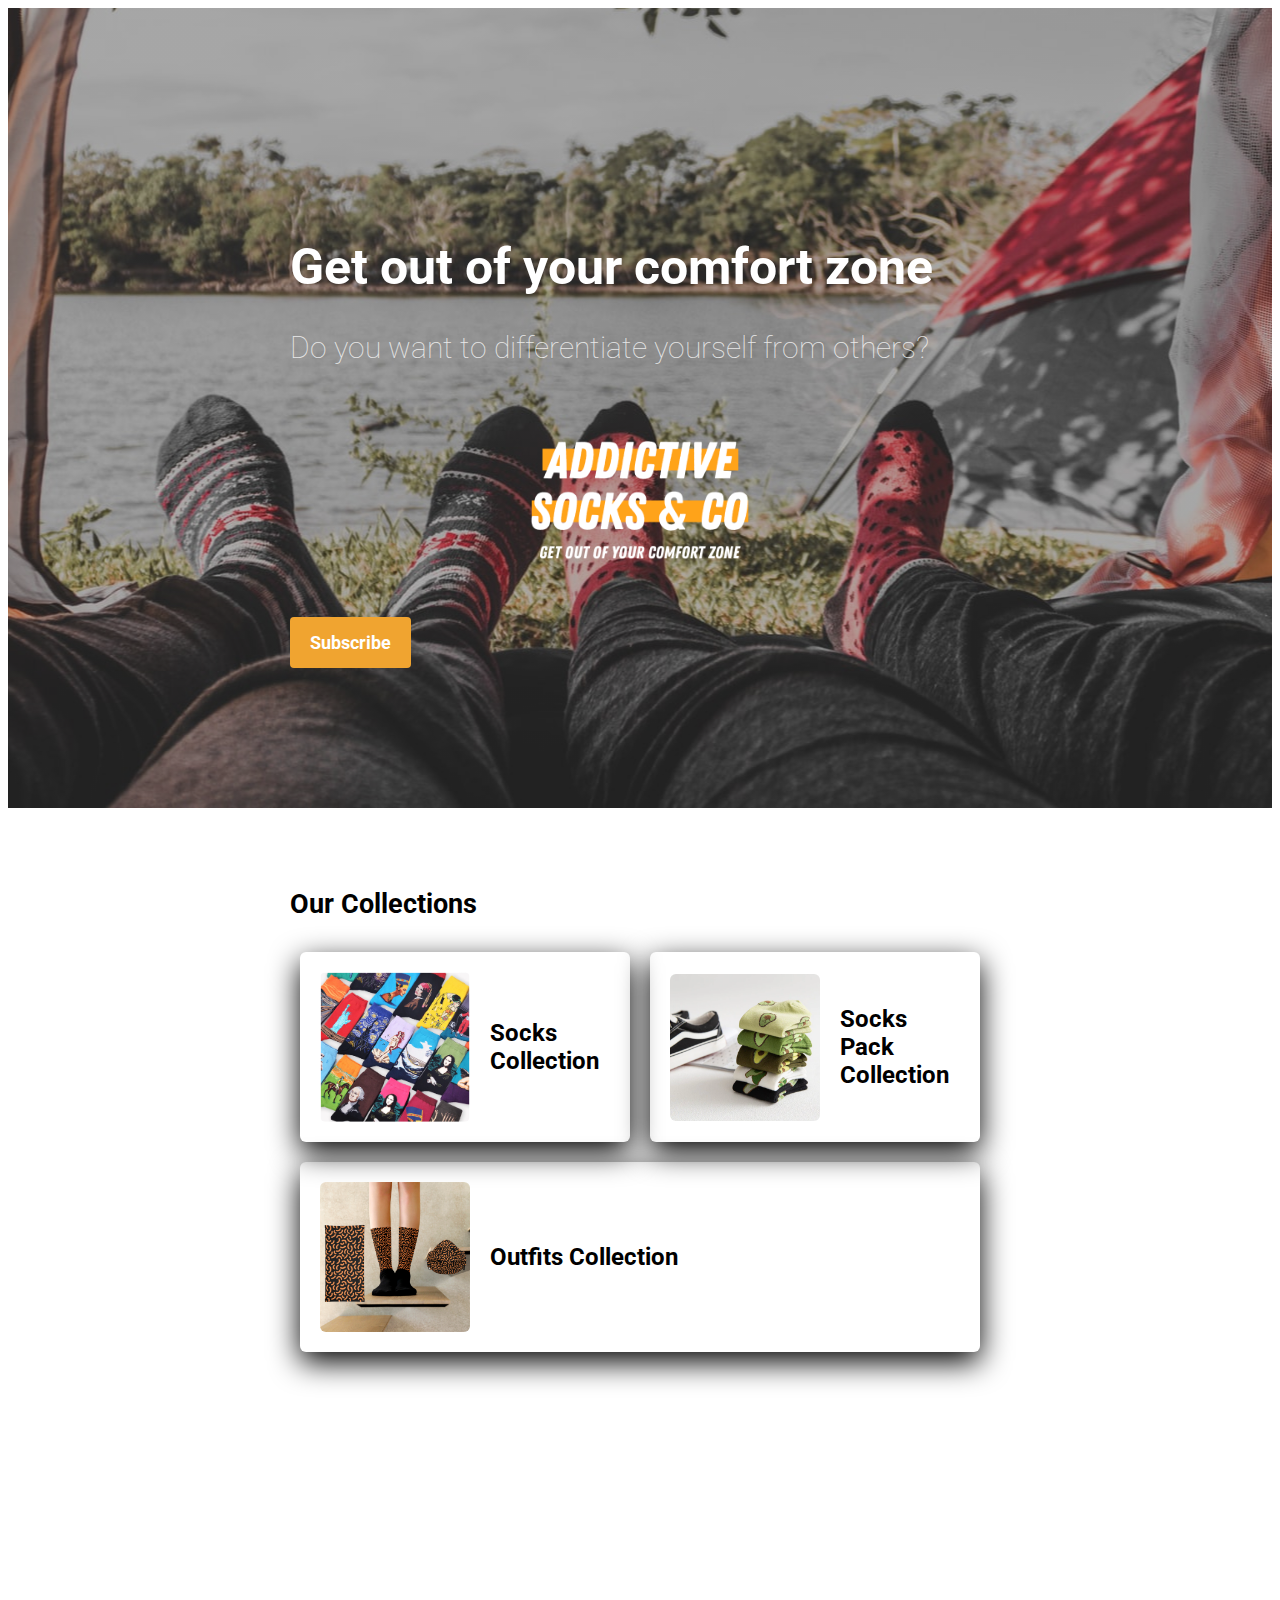
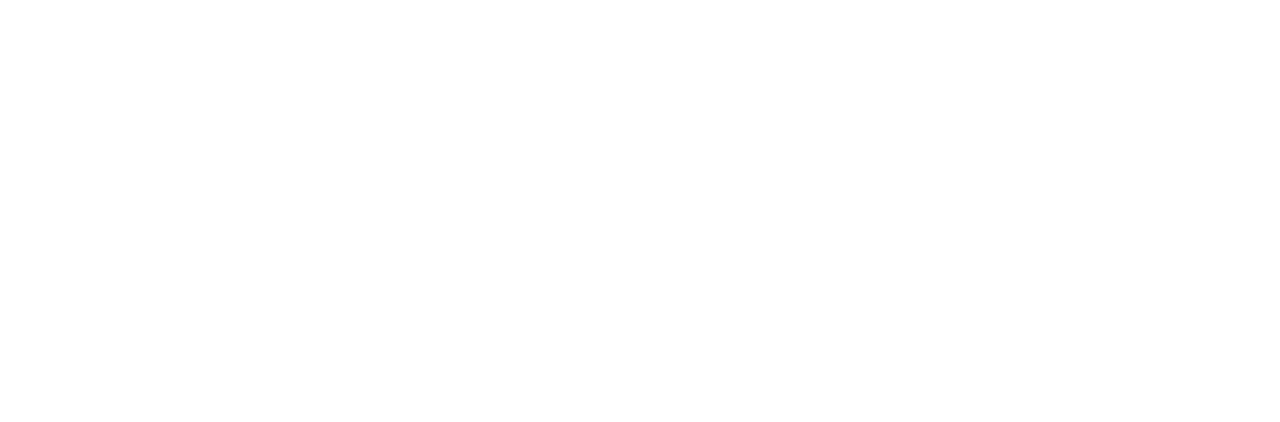
<file: index.html>
<!DOCTYPE html>
<!DOCTYPE html>
<html>
<head>
	<title>ADDICTIVESOCKS&CO</title>
	<meta charset="utf-8">
	<link rel="stylesheet" href="css/style.css">
</head>
<body>
	<div class="banner">
		<div class="container">
			<h1>Get out of your comfort zone</h1>
			<h2>Do you want to differentiate yourself from others?</h2>
			<center>
				<img src="images/logo.png" alt="logo">
			</center>
			<a href="#apply-section" class="btn-blue"> Subscribe </a>
		</div>
	</div>	


	<div class="container">

		<h2>Our Collections</h2>
			<div class="cards">
				<div class="card">
					<img src="images/socks.png" alt="Socks">
					<h3>Socks Collection</h3>
				</div>
				<div class="card">
					<img src="images/sockspack.png" alt="Sock Pack">
					<h3>Socks Pack Collection</h3>
				</div>
				<div class="card">
					<img src="images/outfits.png" alt="Outfits">
					<h3>Outfits Collection</h3>
				</div>
			</div>

	<div id="apply-section">
		<div class="typeform-widget" data-url="https://form.typeform.com/to/wW20vEUk?typeform-medium=embed-snippet" style="width: 100%; height: 500px;"></div> <script> (function() { var qs,js,q,s,d=document, gi=d.getElementById, ce=d.createElement, gt=d.getElementsByTagName, id="typef_orm", b="https://embed.typeform.com/"; if(!gi.call(d,id)) { js=ce.call(d,"script"); js.id=id; js.src=b+"embed.js"; q=gt.call(d,"script")[0]; q.parentNode.insertBefore(js,q) } })() </script>
		</div>
	</div>

</body>
</html>
</file>
<file: css/style.css>
@import url('https://fonts.googleapis.com/css2?family=Nunito+Sans&family=Roboto:wght@700&display=swap');

@import url("components/container.css");

@import url("components/avatar.css");

@import url("components/button.css");

@import url("components/banner.css");

@import url("components/card.css");


body{
	font-family: 'Nunito Sans', serif;
	font-size: 18px;
}

h1,h2,h3 {
	font-family:'Roboto', sans-serif;
	font-weight: bold;
}

a {
text-decoration: none;
}

.typeform-widget{
	width: 100px;
	margin-top: 80px;
	align-items: center;

}
</file>
